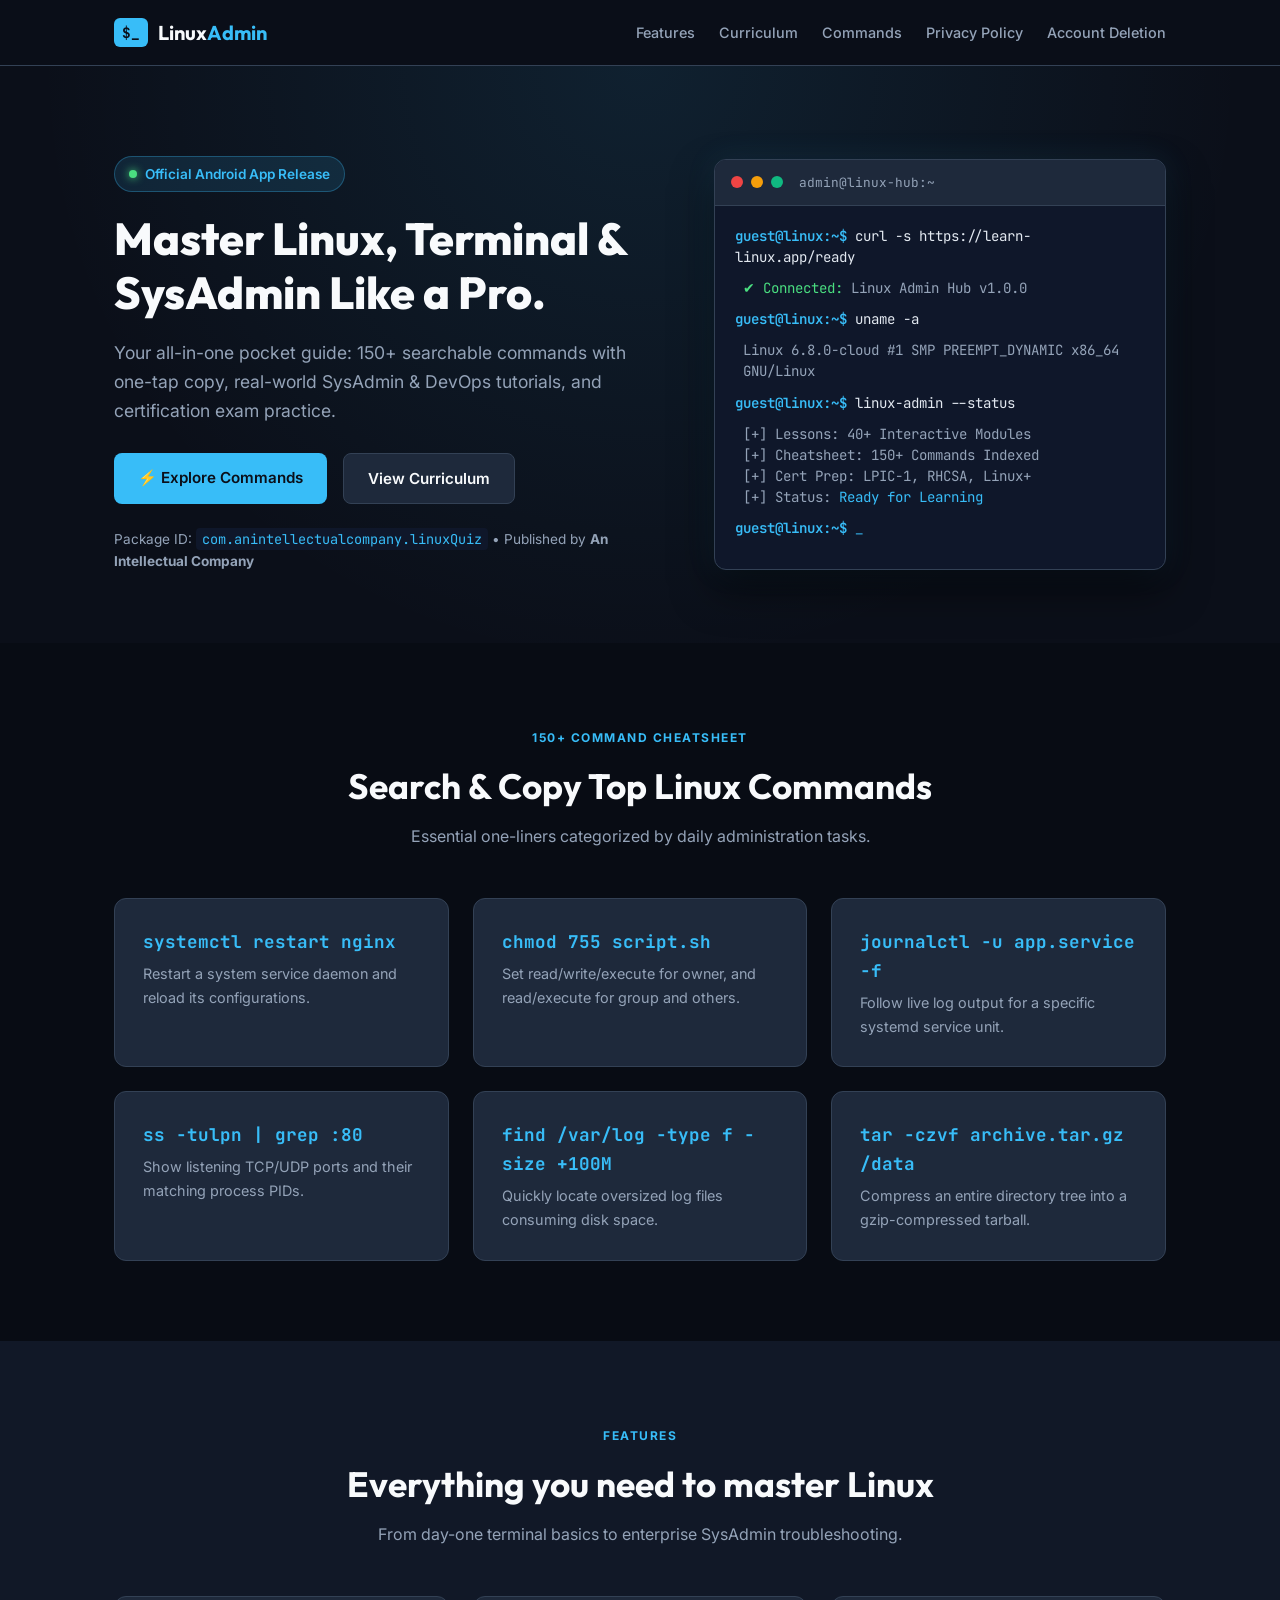
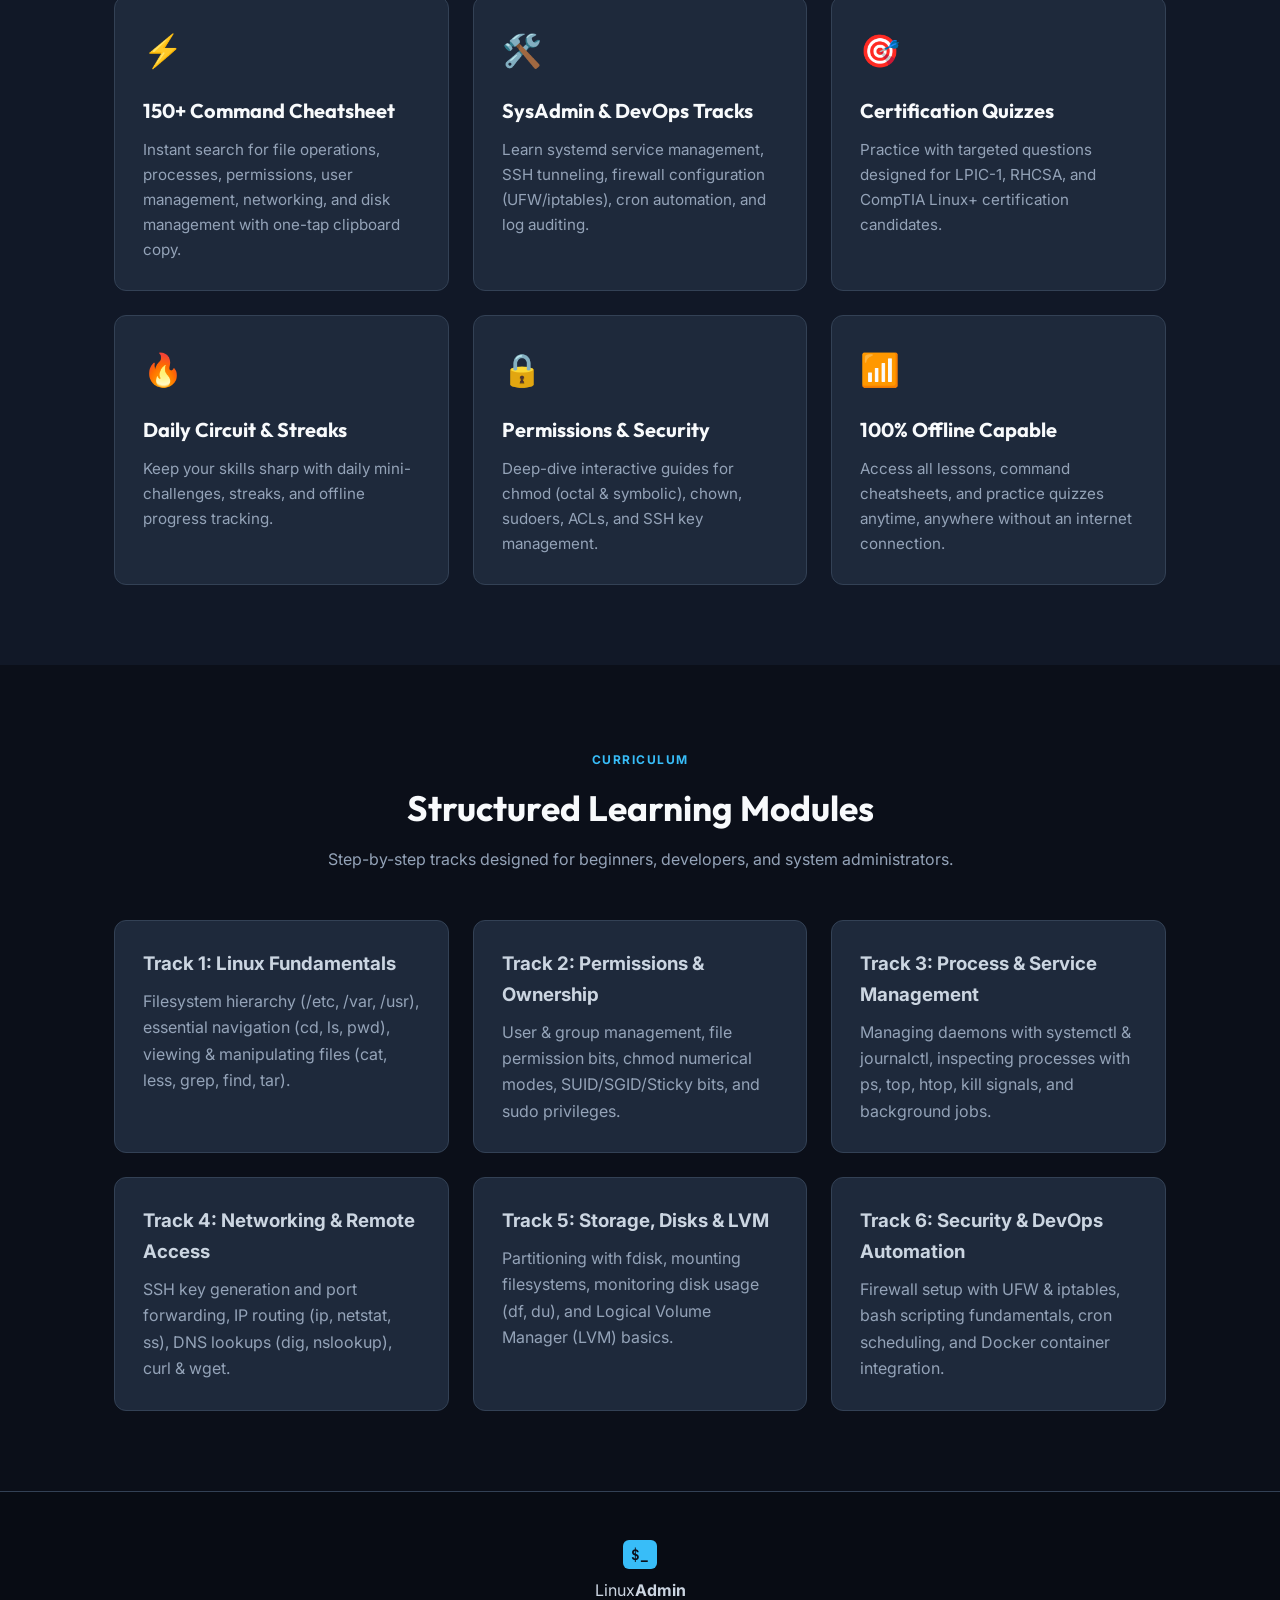
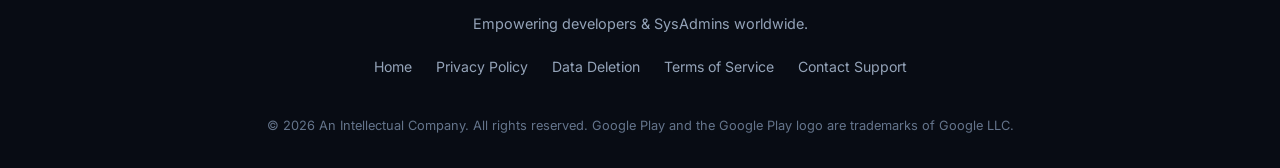
<file: index.html>
﻿<!DOCTYPE html>
<html lang="en" data-theme="dark">
<head>
  <meta charset="UTF-8">
  <meta name="viewport" content="width=device-width, initial-scale=1.0">
  <link rel="icon" type="image/png" href="favicon.png">
  <link rel="apple-touch-icon" href="favicon.png">
  <title>Linux Admin: Learn & Commands | Master Terminal & SysAdmin</title>
  <meta name="description" content="Master Linux commands, terminal cheatsheets, SysAdmin & DevOps guides, and certification exam quizzes with Linux Admin: Learn & Commands.">
  <link rel="preconnect" href="https://fonts.googleapis.com">
  <link rel="preconnect" href="https://fonts.gstatic.com" crossorigin>
  <link href="https://fonts.googleapis.com/css2?family=Inter:wght@300;400;500;600;700;800&family=JetBrains+Mono:wght@400;500;600;700&family=Outfit:wght@600;700;800;900&display=swap" rel="stylesheet">
  <link rel="stylesheet" href="styles.css">
</head>
<body>

  <!-- Navigation -->
  <header class="navbar">
    <div class="nav-container">
      <a href="index.html" class="brand">
        <span class="terminal-icon">$_</span>
        <span>Linux<b>Admin</b></span>
      </a>
      <nav class="nav-links">
        <a href="#features">Features</a>
        <a href="#curriculum">Curriculum</a>
        <a href="#cheatsheet">Commands</a>
        <a href="privacy.html">Privacy Policy</a>
        <a href="delete-account.html">Account Deletion</a>
      </nav>
    </div>
  </header>

  <!-- Hero Section -->
  <section class="hero">
    <div class="container hero-content">
      <div class="hero-text">
        <div class="badge">
          <span class="pulse-dot"></span> Official Android App Release
        </div>
        <h1>Master Linux, Terminal & SysAdmin <span>Like a Pro.</span></h1>
        <p>Your all-in-one pocket guide: 150+ searchable commands with one-tap copy, real-world SysAdmin & DevOps tutorials, and certification exam practice.</p>
        <div class="hero-actions">
          <a href="#cheatsheet" class="btn btn-primary">⚡ Explore Commands</a>
          <a href="#curriculum" class="btn btn-secondary">View Curriculum</a>
        </div>
        <div class="meta-tag">
          Package ID: <code>com.anintellectualcompany.linuxQuiz</code> &bull; Published by <b>An Intellectual Company</b>
        </div>
      </div>
      <div class="hero-terminal">
        <div class="terminal-window">
          <div class="terminal-header">
            <span class="dot red"></span>
            <span class="dot yellow"></span>
            <span class="dot green"></span>
            <span class="terminal-title">admin@linux-hub:~</span>
          </div>
          <div class="terminal-body">
            <p><span class="prompt">guest@linux:~$</span> curl -s https://learn-linux.app/ready</p>
            <p class="term-out"><span class="highlight-green">✔ Connected:</span> Linux Admin Hub v1.0.0</p>
            <p><span class="prompt">guest@linux:~$</span> uname -a</p>
            <p class="term-out">Linux 6.8.0-cloud #1 SMP PREEMPT_DYNAMIC x86_64 GNU/Linux</p>
            <p><span class="prompt">guest@linux:~$</span> linux-admin --status</p>
            <p class="term-out">
              [+] Lessons: 40+ Interactive Modules<br>
              [+] Cheatsheet: 150+ Commands Indexed<br>
              [+] Cert Prep: LPIC-1, RHCSA, Linux+<br>
              [+] Status: <span class="highlight-cyan">Ready for Learning</span>
            </p>
            <p><span class="prompt">guest@linux:~$</span> <span class="cursor">_</span></p>
          </div>
        </div>
      </div>
    </div>
  </section>

  <!-- Cheatsheet Preview Section -->
  <section id="cheatsheet" class="section-padding" style="background: #080c14;">
    <div class="container">
      <div class="section-heading">
        <span class="sub-badge">150+ COMMAND CHEATSHEET</span>
        <h2>Search & Copy Top Linux Commands</h2>
        <p>Essential one-liners categorized by daily administration tasks.</p>
      </div>

      <div class="features-grid">
        <div class="card">
          <div style="font-family: 'JetBrains Mono', monospace; font-size: 1.1rem; color: var(--accent-cyan); font-weight: 700; margin-bottom: 6px;">systemctl restart nginx</div>
          <p style="color: var(--text-muted); font-size: 0.9rem;">Restart a system service daemon and reload its configurations.</p>
        </div>

        <div class="card">
          <div style="font-family: 'JetBrains Mono', monospace; font-size: 1.1rem; color: var(--accent-cyan); font-weight: 700; margin-bottom: 6px;">chmod 755 script.sh</div>
          <p style="color: var(--text-muted); font-size: 0.9rem;">Set read/write/execute for owner, and read/execute for group and others.</p>
        </div>

        <div class="card">
          <div style="font-family: 'JetBrains Mono', monospace; font-size: 1.1rem; color: var(--accent-cyan); font-weight: 700; margin-bottom: 6px;">journalctl -u app.service -f</div>
          <p style="color: var(--text-muted); font-size: 0.9rem;">Follow live log output for a specific systemd service unit.</p>
        </div>

        <div class="card">
          <div style="font-family: 'JetBrains Mono', monospace; font-size: 1.1rem; color: var(--accent-cyan); font-weight: 700; margin-bottom: 6px;">ss -tulpn | grep :80</div>
          <p style="color: var(--text-muted); font-size: 0.9rem;">Show listening TCP/UDP ports and their matching process PIDs.</p>
        </div>

        <div class="card">
          <div style="font-family: 'JetBrains Mono', monospace; font-size: 1.1rem; color: var(--accent-cyan); font-weight: 700; margin-bottom: 6px;">find /var/log -type f -size +100M</div>
          <p style="color: var(--text-muted); font-size: 0.9rem;">Quickly locate oversized log files consuming disk space.</p>
        </div>

        <div class="card">
          <div style="font-family: 'JetBrains Mono', monospace; font-size: 1.1rem; color: var(--accent-cyan); font-weight: 700; margin-bottom: 6px;">tar -czvf archive.tar.gz /data</div>
          <p style="color: var(--text-muted); font-size: 0.9rem;">Compress an entire directory tree into a gzip-compressed tarball.</p>
        </div>
      </div>
    </div>
  </section>

  <!-- Features Grid -->
  <section id="features" class="features section-padding">
    <div class="container">
      <div class="section-heading">
        <span class="sub-badge">FEATURES</span>
        <h2>Everything you need to master Linux</h2>
        <p>From day-one terminal basics to enterprise SysAdmin troubleshooting.</p>
      </div>
      <div class="features-grid">
        <div class="card feature-card">
          <div class="icon">⚡</div>
          <h3>150+ Command Cheatsheet</h3>
          <p>Instant search for file operations, processes, permissions, user management, networking, and disk management with one-tap clipboard copy.</p>
        </div>
        <div class="card feature-card">
          <div class="icon">🛠️</div>
          <h3>SysAdmin & DevOps Tracks</h3>
          <p>Learn systemd service management, SSH tunneling, firewall configuration (UFW/iptables), cron automation, and log auditing.</p>
        </div>
        <div class="card feature-card">
          <div class="icon">🎯</div>
          <h3>Certification Quizzes</h3>
          <p>Practice with targeted questions designed for LPIC-1, RHCSA, and CompTIA Linux+ certification candidates.</p>
        </div>
        <div class="card feature-card">
          <div class="icon">🔥</div>
          <h3>Daily Circuit & Streaks</h3>
          <p>Keep your skills sharp with daily mini-challenges, streaks, and offline progress tracking.</p>
        </div>
        <div class="card feature-card">
          <div class="icon">🔒</div>
          <h3>Permissions & Security</h3>
          <p>Deep-dive interactive guides for chmod (octal & symbolic), chown, sudoers, ACLs, and SSH key management.</p>
        </div>
        <div class="card feature-card">
          <div class="icon">📶</div>
          <h3>100% Offline Capable</h3>
          <p>Access all lessons, command cheatsheets, and practice quizzes anytime, anywhere without an internet connection.</p>
        </div>
      </div>
    </div>
  </section>

  <!-- Curriculum Section -->
  <section id="curriculum" class="section-padding">
    <div class="container">
      <div class="section-heading">
        <span class="sub-badge">CURRICULUM</span>
        <h2>Structured Learning Modules</h2>
        <p>Step-by-step tracks designed for beginners, developers, and system administrators.</p>
      </div>
      <div class="features-grid">
        <div class="card">
          <h3>Track 1: Linux Fundamentals</h3>
          <p style="color: var(--text-muted); margin-top: 8px;">Filesystem hierarchy (/etc, /var, /usr), essential navigation (cd, ls, pwd), viewing & manipulating files (cat, less, grep, find, tar).</p>
        </div>
        <div class="card">
          <h3>Track 2: Permissions & Ownership</h3>
          <p style="color: var(--text-muted); margin-top: 8px;">User & group management, file permission bits, chmod numerical modes, SUID/SGID/Sticky bits, and sudo privileges.</p>
        </div>
        <div class="card">
          <h3>Track 3: Process & Service Management</h3>
          <p style="color: var(--text-muted); margin-top: 8px;">Managing daemons with systemctl & journalctl, inspecting processes with ps, top, htop, kill signals, and background jobs.</p>
        </div>
        <div class="card">
          <h3>Track 4: Networking & Remote Access</h3>
          <p style="color: var(--text-muted); margin-top: 8px;">SSH key generation and port forwarding, IP routing (ip, netstat, ss), DNS lookups (dig, nslookup), curl & wget.</p>
        </div>
        <div class="card">
          <h3>Track 5: Storage, Disks & LVM</h3>
          <p style="color: var(--text-muted); margin-top: 8px;">Partitioning with fdisk, mounting filesystems, monitoring disk usage (df, du), and Logical Volume Manager (LVM) basics.</p>
        </div>
        <div class="card">
          <h3>Track 6: Security & DevOps Automation</h3>
          <p style="color: var(--text-muted); margin-top: 8px;">Firewall setup with UFW & iptables, bash scripting fundamentals, cron scheduling, and Docker container integration.</p>
        </div>
      </div>
    </div>
  </section>

  <!-- Footer -->
  <footer class="footer">
    <div class="container footer-content">
      <div class="footer-brand">
        <span class="terminal-icon">$_</span>
        <span>Linux<b>Admin</b></span>
        <p class="footer-desc">Empowering developers & SysAdmins worldwide.</p>
      </div>
      <div class="footer-links">
        <a href="index.html">Home</a>
        <a href="privacy.html">Privacy Policy</a>
        <a href="delete-account.html">Data Deletion</a>
        <a href="terms.html">Terms of Service</a>
        <a href="mailto:anintellectualcompany.contact@gmail.com">Contact Support</a>
      </div>
      <div class="footer-bottom">
        &copy; 2026 An Intellectual Company. All rights reserved. Google Play and the Google Play logo are trademarks of Google LLC.
      </div>
    </div>
  </footer>

</body>
</html>
</file>
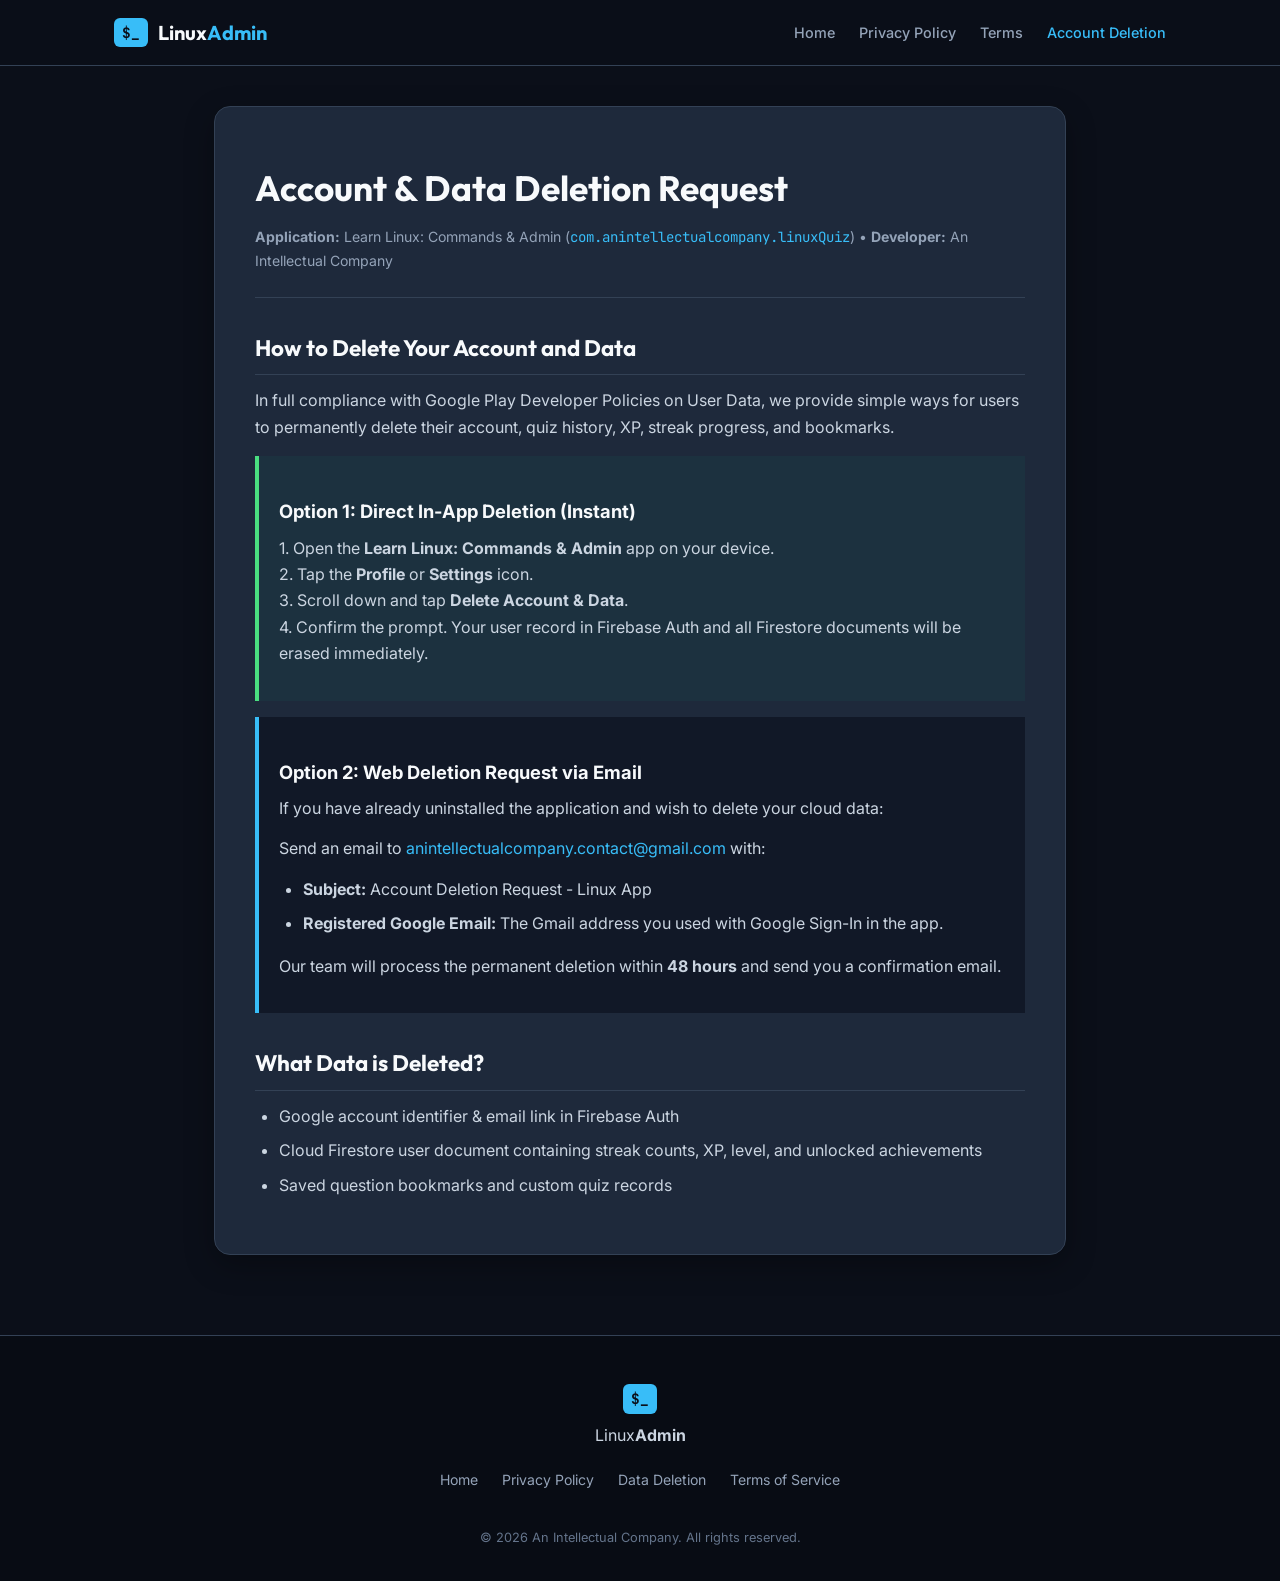
<file: delete-account.html>
﻿<!DOCTYPE html>
<html lang="en" data-theme="dark">
<head>
  <meta charset="UTF-8">
  <meta name="viewport" content="width=device-width, initial-scale=1.0">
  <link rel="icon" type="image/png" href="favicon.png">
  <link rel="apple-touch-icon" href="favicon.png">
  <title>Account & Data Deletion - Learn Linux: Commands & Admin</title>
  <meta name="description" content="Request deletion of your Learn Linux user account and associated personal data.">
  <meta name="author" content="An Intellectual Company">
  <link rel="preconnect" href="https://fonts.googleapis.com">
  <link rel="preconnect" href="https://fonts.gstatic.com" crossorigin>
  <link href="https://fonts.googleapis.com/css2?family=Inter:wght@300;400;500;600;700;800&family=JetBrains+Mono:wght@400;500;600;700&family=Outfit:wght@600;700;800&display=swap" rel="stylesheet">
  <link rel="stylesheet" href="styles.css">
</head>
<body>

  <!-- Navigation -->
  <header class="navbar">
    <div class="nav-container">
      <a href="index.html" class="brand">
        <span class="terminal-icon">$_</span>
        <span>Linux<b>Admin</b></span>
      </a>
      <nav class="nav-links">
        <a href="index.html">Home</a>
        <a href="privacy.html">Privacy Policy</a>
        <a href="terms.html">Terms</a>
        <a href="delete-account.html" class="active">Account Deletion</a>
      </nav>
    </div>
  </header>

  <div class="policy-container">
    <div class="policy-box">
      <div class="policy-header">
        <h1>Account & Data Deletion Request</h1>
        <div class="policy-meta">
          <span><strong>Application:</strong> Learn Linux: Commands & Admin (<code>com.anintellectualcompany.linuxQuiz</code>)</span> &bull; 
          <span><strong>Developer:</strong> An Intellectual Company</span>
        </div>
      </div>

      <div class="policy-content">
        <h2>How to Delete Your Account and Data</h2>
        <p>In full compliance with Google Play Developer Policies on User Data, we provide simple ways for users to permanently delete their account, quiz history, XP, streak progress, and bookmarks.</p>

        <div class="inner-card highlight-box">
          <h3>Option 1: Direct In-App Deletion (Instant)</h3>
          <p>1. Open the <strong>Learn Linux: Commands & Admin</strong> app on your device.<br>
          2. Tap the <strong>Profile</strong> or <strong>Settings</strong> icon.<br>
          3. Scroll down and tap <strong>Delete Account & Data</strong>.<br>
          4. Confirm the prompt. Your user record in Firebase Auth and all Firestore documents will be erased immediately.</p>
        </div>

        <div class="inner-card">
          <h3>Option 2: Web Deletion Request via Email</h3>
          <p>If you have already uninstalled the application and wish to delete your cloud data:</p>
          <p>Send an email to <a href="mailto:anintellectualcompany.contact@gmail.com?subject=Account%20Deletion%20Request%20-%20Linux%20App">anintellectualcompany.contact@gmail.com</a> with:</p>
          <ul>
            <li><strong>Subject:</strong> Account Deletion Request - Linux App</li>
            <li><strong>Registered Google Email:</strong> The Gmail address you used with Google Sign-In in the app.</li>
          </ul>
          <p>Our team will process the permanent deletion within <strong>48 hours</strong> and send you a confirmation email.</p>
        </div>

        <h2>What Data is Deleted?</h2>
        <ul>
          <li>Google account identifier & email link in Firebase Auth</li>
          <li>Cloud Firestore user document containing streak counts, XP, level, and unlocked achievements</li>
          <li>Saved question bookmarks and custom quiz records</li>
        </ul>
      </div>
    </div>
  </div>

  <!-- Footer -->
  <footer class="footer">
    <div class="container footer-content">
      <div class="footer-brand">
        <span class="terminal-icon">$_</span>
        <span>Linux<b>Admin</b></span>
      </div>
      <div class="footer-links">
        <a href="index.html">Home</a>
        <a href="privacy.html">Privacy Policy</a>
        <a href="delete-account.html">Data Deletion</a>
        <a href="terms.html">Terms of Service</a>
      </div>
      <div class="footer-bottom">
        &copy; 2026 An Intellectual Company. All rights reserved.
      </div>
    </div>
  </footer>

</body>
</html>
</file>
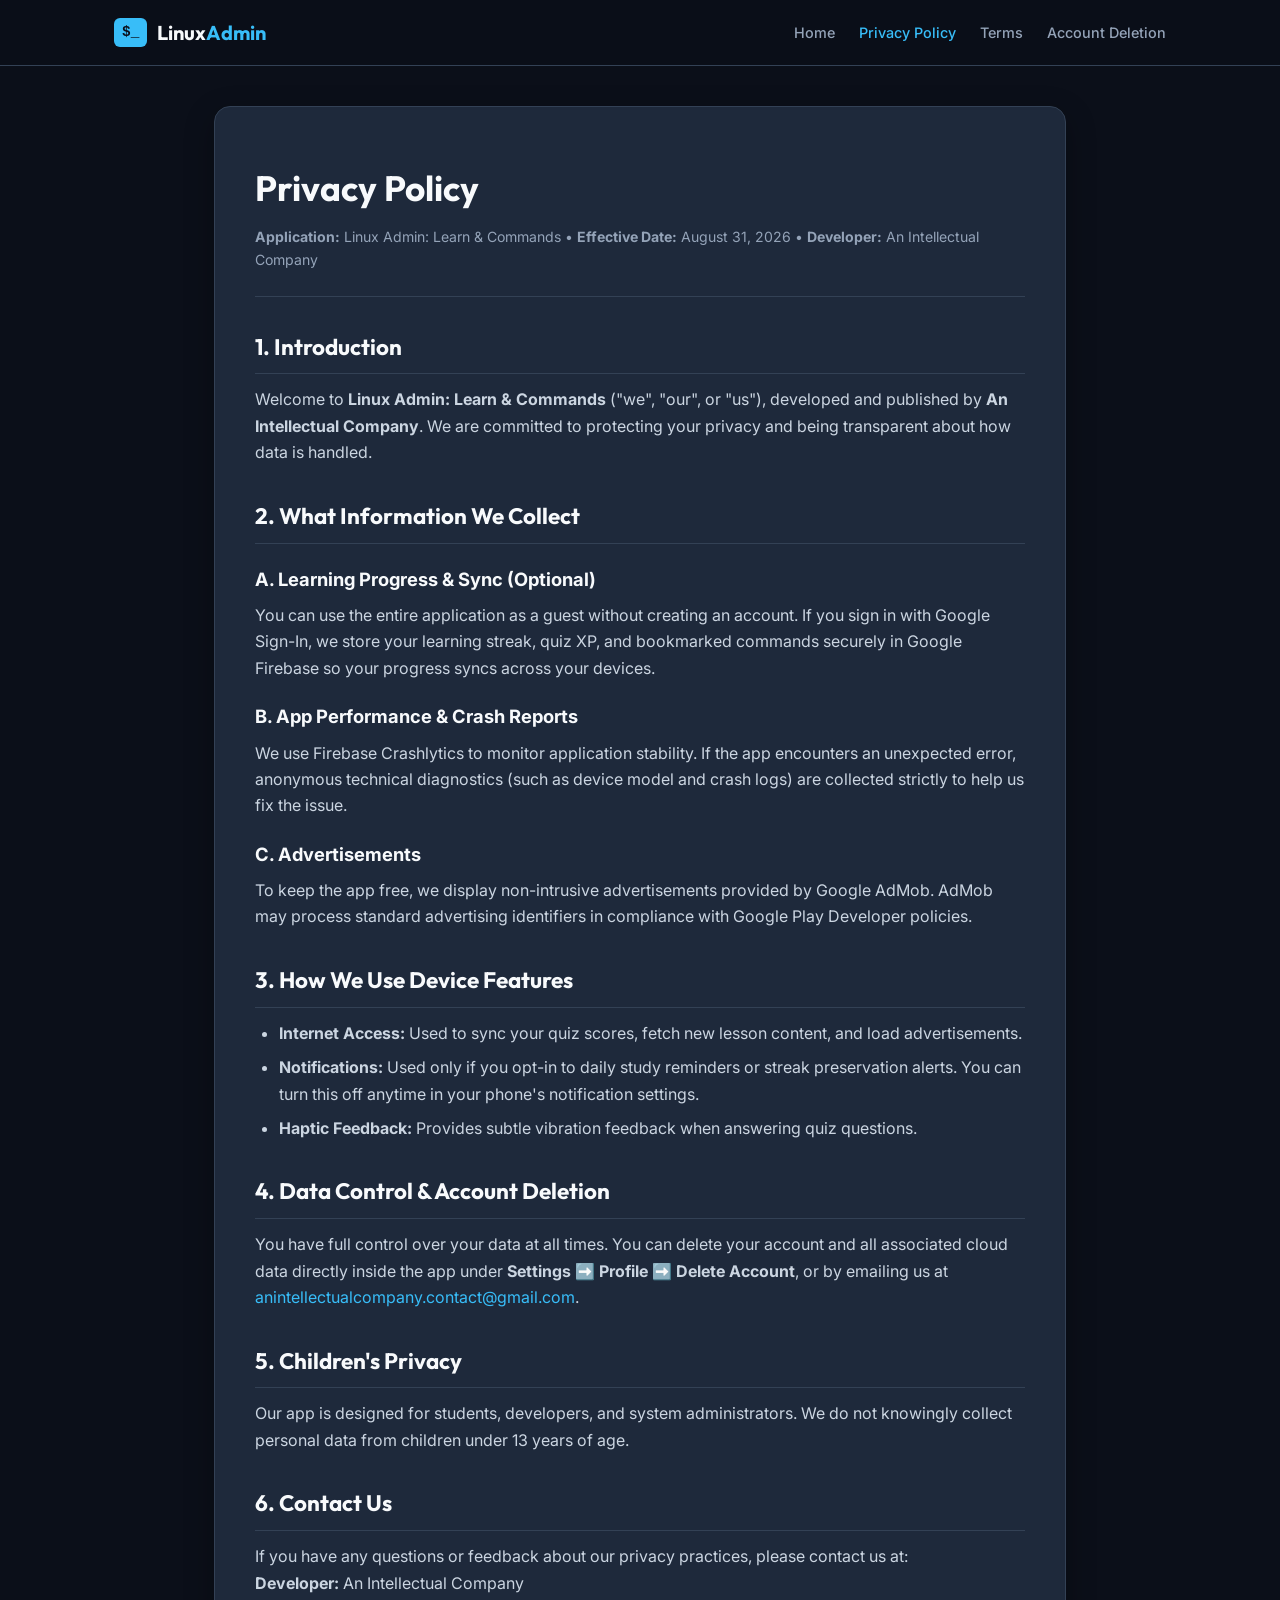
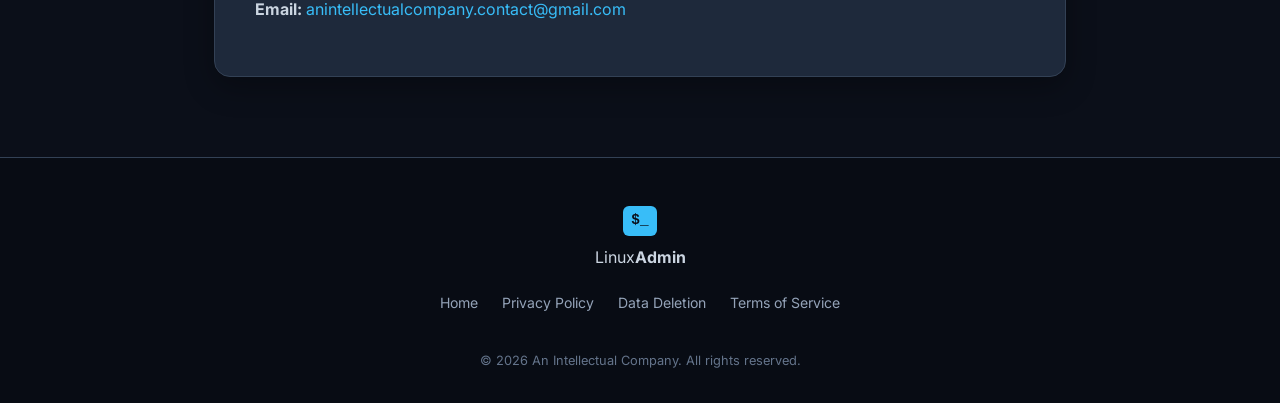
<file: privacy.html>
﻿<!DOCTYPE html>
<html lang="en" data-theme="dark">
<head>
  <meta charset="UTF-8">
  <meta name="viewport" content="width=device-width, initial-scale=1.0">
  <title>Privacy Policy - Linux Admin: Learn & Commands</title>
  <link rel="icon" type="image/png" href="favicon.png">
  <link rel="apple-touch-icon" href="favicon.png">
  <link rel="preconnect" href="https://fonts.googleapis.com">
  <link rel="preconnect" href="https://fonts.gstatic.com" crossorigin>
  <link href="https://fonts.googleapis.com/css2?family=Inter:wght@300;400;500;600;700;800&family=Outfit:wght@600;700;800&display=swap" rel="stylesheet">
  <link rel="stylesheet" href="styles.css">
</head>
<body>

  <!-- Navigation -->
  <header class="navbar">
    <div class="nav-container">
      <a href="index.html" class="brand">
        <span class="terminal-icon">$_</span>
        <span>Linux<b>Admin</b></span>
      </a>
      <nav class="nav-links">
        <a href="index.html">Home</a>
        <a href="privacy.html" class="active">Privacy Policy</a>
        <a href="terms.html">Terms</a>
        <a href="delete-account.html">Account Deletion</a>
      </nav>
    </div>
  </header>

  <div class="policy-container">
    <div class="policy-box">
      <div class="policy-header">
        <h1>Privacy Policy</h1>
        <div class="policy-meta">
          <span><strong>Application:</strong> Linux Admin: Learn & Commands</span> &bull; 
          <span><strong>Effective Date:</strong> August 31, 2026</span> &bull; 
          <span><strong>Developer:</strong> An Intellectual Company</span>
        </div>
      </div>

      <div class="policy-content">
        <h2>1. Introduction</h2>
        <p>Welcome to <strong>Linux Admin: Learn & Commands</strong> ("we", "our", or "us"), developed and published by <strong>An Intellectual Company</strong>. We are committed to protecting your privacy and being transparent about how data is handled.</p>

        <h2>2. What Information We Collect</h2>
        
        <h3>A. Learning Progress & Sync (Optional)</h3>
        <p>You can use the entire application as a guest without creating an account. If you sign in with Google Sign-In, we store your learning streak, quiz XP, and bookmarked commands securely in Google Firebase so your progress syncs across your devices.</p>

        <h3>B. App Performance & Crash Reports</h3>
        <p>We use Firebase Crashlytics to monitor application stability. If the app encounters an unexpected error, anonymous technical diagnostics (such as device model and crash logs) are collected strictly to help us fix the issue.</p>

        <h3>C. Advertisements</h3>
        <p>To keep the app free, we display non-intrusive advertisements provided by Google AdMob. AdMob may process standard advertising identifiers in compliance with Google Play Developer policies.</p>

        <h2>3. How We Use Device Features</h2>
        <ul>
          <li><strong>Internet Access:</strong> Used to sync your quiz scores, fetch new lesson content, and load advertisements.</li>
          <li><strong>Notifications:</strong> Used only if you opt-in to daily study reminders or streak preservation alerts. You can turn this off anytime in your phone's notification settings.</li>
          <li><strong>Haptic Feedback:</strong> Provides subtle vibration feedback when answering quiz questions.</li>
        </ul>

        <h2>4. Data Control & Account Deletion</h2>
        <p>You have full control over your data at all times. You can delete your account and all associated cloud data directly inside the app under <strong>Settings ➡️ Profile ➡️ Delete Account</strong>, or by emailing us at <a href="mailto:anintellectualcompany.contact@gmail.com">anintellectualcompany.contact@gmail.com</a>.</p>

        <h2>5. Children's Privacy</h2>
        <p>Our app is designed for students, developers, and system administrators. We do not knowingly collect personal data from children under 13 years of age.</p>

        <h2>6. Contact Us</h2>
        <p>If you have any questions or feedback about our privacy practices, please contact us at:<br>
        <strong>Developer:</strong> An Intellectual Company<br>
        <strong>Email:</strong> <a href="mailto:anintellectualcompany.contact@gmail.com">anintellectualcompany.contact@gmail.com</a></p>
      </div>
    </div>
  </div>

  <!-- Footer -->
  <footer class="footer">
    <div class="container footer-content">
      <div class="footer-brand">
        <span class="terminal-icon">$_</span>
        <span>Linux<b>Admin</b></span>
      </div>
      <div class="footer-links">
        <a href="index.html">Home</a>
        <a href="privacy.html">Privacy Policy</a>
        <a href="delete-account.html">Data Deletion</a>
        <a href="terms.html">Terms of Service</a>
      </div>
      <div class="footer-bottom">
        &copy; 2026 An Intellectual Company. All rights reserved.
      </div>
    </div>
  </footer>

</body>
</html>
</file>
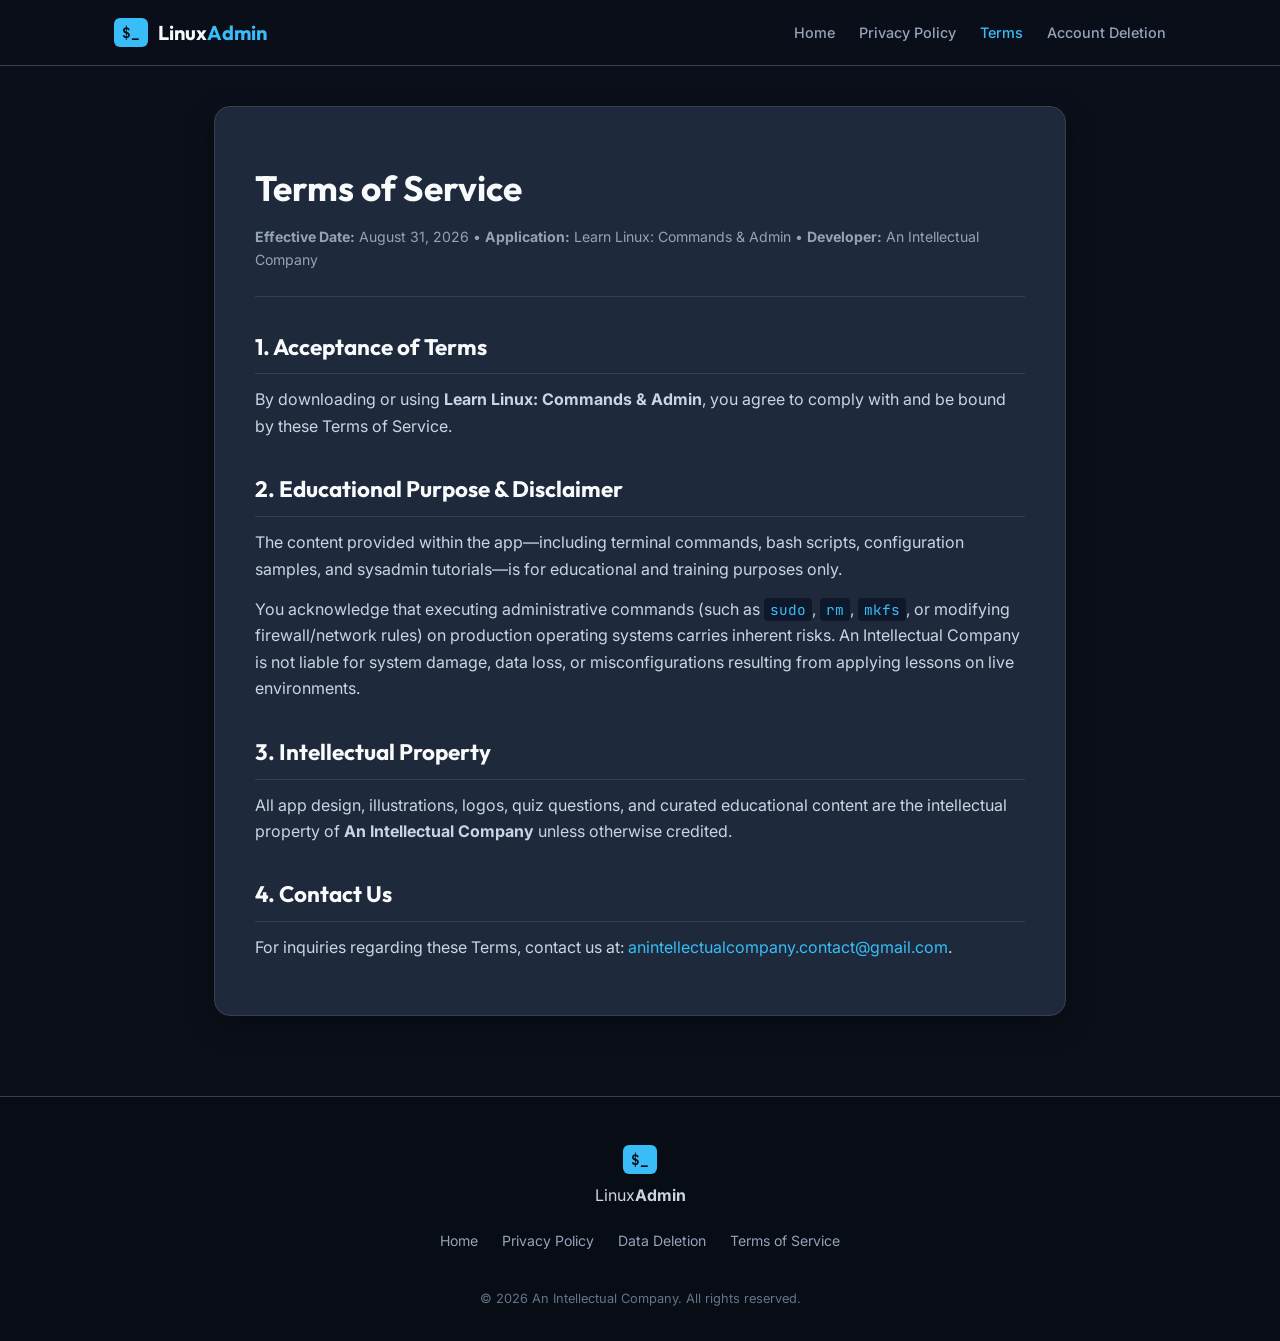
<file: terms.html>
﻿<!DOCTYPE html>
<html lang="en" data-theme="dark">
<head>
  <meta charset="UTF-8">
  <meta name="viewport" content="width=device-width, initial-scale=1.0">
  <link rel="icon" type="image/png" href="favicon.png">
  <link rel="apple-touch-icon" href="favicon.png">
  <title>Terms of Service - Learn Linux: Commands & Admin</title>
  <meta name="description" content="Terms of Service for Learn Linux: Commands & Admin Android application.">
  <meta name="author" content="An Intellectual Company">
  <link rel="preconnect" href="https://fonts.googleapis.com">
  <link rel="preconnect" href="https://fonts.gstatic.com" crossorigin>
  <link href="https://fonts.googleapis.com/css2?family=Inter:wght@300;400;500;600;700;800&family=JetBrains+Mono:wght@400;500;600;700&family=Outfit:wght@600;700;800&display=swap" rel="stylesheet">
  <link rel="stylesheet" href="styles.css">
</head>
<body>

  <!-- Navigation -->
  <header class="navbar">
    <div class="nav-container">
      <a href="index.html" class="brand">
        <span class="terminal-icon">$_</span>
        <span>Linux<b>Admin</b></span>
      </a>
      <nav class="nav-links">
        <a href="index.html">Home</a>
        <a href="privacy.html">Privacy Policy</a>
        <a href="terms.html" class="active">Terms</a>
        <a href="delete-account.html">Account Deletion</a>
      </nav>
    </div>
  </header>

  <div class="policy-container">
    <div class="policy-box">
      <div class="policy-header">
        <h1>Terms of Service</h1>
        <div class="policy-meta">
          <span><strong>Effective Date:</strong> August 31, 2026</span> &bull; 
          <span><strong>Application:</strong> Learn Linux: Commands & Admin</span> &bull; 
          <span><strong>Developer:</strong> An Intellectual Company</span>
        </div>
      </div>

      <div class="policy-content">
        <h2>1. Acceptance of Terms</h2>
        <p>By downloading or using <strong>Learn Linux: Commands & Admin</strong>, you agree to comply with and be bound by these Terms of Service.</p>

        <h2>2. Educational Purpose & Disclaimer</h2>
        <p>The content provided within the app—including terminal commands, bash scripts, configuration samples, and sysadmin tutorials—is for educational and training purposes only.</p>
        <p>You acknowledge that executing administrative commands (such as <code>sudo</code>, <code>rm</code>, <code>mkfs</code>, or modifying firewall/network rules) on production operating systems carries inherent risks. An Intellectual Company is not liable for system damage, data loss, or misconfigurations resulting from applying lessons on live environments.</p>

        <h2>3. Intellectual Property</h2>
        <p>All app design, illustrations, logos, quiz questions, and curated educational content are the intellectual property of <strong>An Intellectual Company</strong> unless otherwise credited.</p>

        <h2>4. Contact Us</h2>
        <p>For inquiries regarding these Terms, contact us at: <a href="mailto:anintellectualcompany.contact@gmail.com">anintellectualcompany.contact@gmail.com</a>.</p>
      </div>
    </div>
  </div>

  <!-- Footer -->
  <footer class="footer">
    <div class="container footer-content">
      <div class="footer-brand">
        <span class="terminal-icon">$_</span>
        <span>Linux<b>Admin</b></span>
      </div>
      <div class="footer-links">
        <a href="index.html">Home</a>
        <a href="privacy.html">Privacy Policy</a>
        <a href="delete-account.html">Data Deletion</a>
        <a href="terms.html">Terms of Service</a>
      </div>
      <div class="footer-bottom">
        &copy; 2026 An Intellectual Company. All rights reserved.
      </div>
    </div>
  </footer>

</body>
</html>
</file>
<file: styles.css>
﻿:root {
  --bg: #0b0f19;
  --bg-alt: #111827;
  --card-bg: #1e293b;
  --card-hover: #24344d;
  --border: #334155;
  --text: #cbd5e1;
  --text-muted: #94a3b8;
  --heading: #f8fafc;
  --accent-cyan: #38bdf8;
  --accent-green: #4ade80;
  --accent-purple: #818cf8;
  --code-bg: #0f172a;
}

* {
  box-sizing: border-box;
  margin: 0;
  padding: 0;
}

body {
  font-family: 'Inter', -apple-system, BlinkMacSystemFont, sans-serif;
  background-color: var(--bg);
  color: var(--text);
  line-height: 1.65;
  overflow-x: hidden;
}

.container {
  max-width: 1100px;
  margin: 0 auto;
  padding: 0 24px;
}

.section-padding {
  padding: 80px 0;
}

/* Navbar */
.navbar {
  position: sticky;
  top: 0;
  z-index: 100;
  background: rgba(11, 15, 25, 0.85);
  backdrop-filter: blur(12px);
  border-bottom: 1px solid var(--border);
  padding: 16px 0;
}

.nav-container {
  max-width: 1100px;
  margin: 0 auto;
  padding: 0 24px;
  display: flex;
  justify-content: space-between;
  align-items: center;
}

.brand {
  display: flex;
  align-items: center;
  gap: 10px;
  text-decoration: none;
  color: var(--heading);
  font-size: 1.25rem;
  font-weight: 700;
  font-family: 'Outfit', sans-serif;
}

.terminal-icon {
  font-family: 'JetBrains Mono', monospace;
  background: var(--accent-cyan);
  color: #0b0f19;
  padding: 3px 8px;
  border-radius: 6px;
  font-size: 0.9rem;
  font-weight: 700;
}

.brand b {
  color: var(--accent-cyan);
}

.nav-links {
  display: flex;
  gap: 24px;
}

.nav-links a {
  color: var(--text-muted);
  text-decoration: none;
  font-size: 0.9rem;
  font-weight: 500;
  transition: color 0.2s;
}

.nav-links a:hover, .nav-links a.active {
  color: var(--accent-cyan);
}

/* Hero */
.hero {
  padding: 90px 0 70px;
  background: radial-gradient(circle at top center, rgba(56, 189, 248, 0.1) 0%, transparent 70%);
}

.hero-content {
  display: grid;
  grid-template-columns: 1.1fr 0.9fr;
  gap: 48px;
  align-items: center;
}

.badge {
  display: inline-flex;
  align-items: center;
  gap: 8px;
  background: rgba(56, 189, 248, 0.12);
  border: 1px solid rgba(56, 189, 248, 0.3);
  color: var(--accent-cyan);
  padding: 6px 14px;
  border-radius: 999px;
  font-size: 0.85rem;
  font-weight: 600;
  margin-bottom: 20px;
}

.badge.green {
  background: rgba(74, 222, 128, 0.12);
  border-color: rgba(74, 222, 128, 0.3);
  color: var(--accent-green);
}

.pulse-dot {
  width: 8px;
  height: 8px;
  background: var(--accent-green);
  border-radius: 50%;
  box-shadow: 0 0 8px var(--accent-green);
}

.hero-text h1 {
  font-family: 'Outfit', sans-serif;
  font-size: 2.8rem;
  line-height: 1.2;
  color: var(--heading);
  margin-bottom: 18px;
  font-weight: 800;
}

.hero-text p {
  font-size: 1.1rem;
  color: var(--text-muted);
  margin-bottom: 28px;
}

.hero-actions {
  display: flex;
  gap: 16px;
  margin-bottom: 24px;
}

.btn {
  padding: 12px 24px;
  border-radius: 8px;
  font-weight: 600;
  font-size: 0.95rem;
  text-decoration: none;
  display: inline-block;
  transition: all 0.2s;
}

.btn-primary {
  background: var(--accent-cyan);
  color: #0b0f19;
}

.btn-primary:hover {
  background: #7dd3fc;
  transform: translateY(-2px);
}

.btn-secondary {
  background: var(--card-bg);
  color: var(--heading);
  border: 1px solid var(--border);
}

.btn-secondary:hover {
  background: var(--card-hover);
  border-color: var(--accent-cyan);
}

.meta-tag {
  font-size: 0.85rem;
  color: var(--text-muted);
}

.meta-tag code {
  font-family: 'JetBrains Mono', monospace;
  background: var(--code-bg);
  padding: 2px 6px;
  border-radius: 4px;
  color: var(--accent-cyan);
}

/* Terminal Mockup */
.terminal-window {
  background: #0f172a;
  border: 1px solid var(--border);
  border-radius: 12px;
  overflow: hidden;
  box-shadow: 0 20px 40px rgba(0, 0, 0, 0.5), 0 0 30px rgba(56, 189, 248, 0.1);
}

.terminal-header {
  background: #1e293b;
  padding: 12px 16px;
  display: flex;
  align-items: center;
  gap: 8px;
  border-bottom: 1px solid var(--border);
}

.dot {
  width: 12px;
  height: 12px;
  border-radius: 50%;
}
.dot.red { background: #ef4444; }
.dot.yellow { background: #f59e0b; }
.dot.green { background: #10b981; }

.terminal-title {
  font-family: 'JetBrains Mono', monospace;
  font-size: 0.8rem;
  color: var(--text-muted);
  margin-left: 8px;
}

.terminal-body {
  padding: 20px;
  font-family: 'JetBrains Mono', monospace;
  font-size: 0.88rem;
  color: #e2e8f0;
}

.terminal-body p {
  margin-bottom: 10px;
  line-height: 1.5;
}

.prompt {
  color: var(--accent-cyan);
  font-weight: 600;
}

.term-out {
  color: var(--text-muted);
  padding-left: 8px;
}

.highlight-green { color: var(--accent-green); }
.highlight-cyan { color: var(--accent-cyan); }
.cursor { animation: blink 1s infinite; color: var(--accent-cyan); }

@keyframes blink { 0%, 100% { opacity: 1; } 50% { opacity: 0; } }

/* Features */
.features {
  background: var(--bg-alt);
}

.section-heading {
  text-align: center;
  margin-bottom: 48px;
}

.sub-badge {
  font-size: 0.75rem;
  font-weight: 700;
  letter-spacing: 1.5px;
  color: var(--accent-cyan);
}

.section-heading h2 {
  font-family: 'Outfit', sans-serif;
  font-size: 2.2rem;
  color: var(--heading);
  margin: 8px 0;
}

.section-heading p {
  color: var(--text-muted);
  font-size: 1rem;
}

.features-grid {
  display: grid;
  grid-template-columns: repeat(auto-fit, minmax(320px, 1fr));
  gap: 24px;
}

.card {
  background: var(--card-bg);
  border: 1px solid var(--border);
  border-radius: 12px;
  padding: 28px;
  transition: all 0.2s ease;
}

.feature-card:hover {
  transform: translateY(-4px);
  border-color: var(--accent-cyan);
  box-shadow: 0 10px 25px rgba(0, 0, 0, 0.3);
}

.feature-card .icon {
  font-size: 2rem;
  margin-bottom: 16px;
}

.feature-card h3 {
  font-family: 'Outfit', sans-serif;
  color: var(--heading);
  font-size: 1.25rem;
  margin-bottom: 10px;
}

.feature-card p {
  color: var(--text-muted);
  font-size: 0.95rem;
}

/* Document & Policy Styles */
.policy-container {
  max-width: 900px;
  margin: 40px auto 80px;
  padding: 0 24px;
}

.policy-box {
  background: var(--card-bg);
  border: 1px solid var(--border);
  border-radius: 16px;
  padding: 40px;
  box-shadow: 0 10px 30px rgba(0, 0, 0, 0.3);
}

.policy-header {
  border-bottom: 1px solid var(--border);
  padding-bottom: 24px;
  margin-bottom: 32px;
}

.policy-header h1 {
  font-family: 'Outfit', sans-serif;
  color: var(--heading);
  font-size: 2.2rem;
  margin: 12px 0 8px;
}

.policy-meta {
  font-size: 0.88rem;
  color: var(--text-muted);
}

.policy-meta code {
  font-family: 'JetBrains Mono', monospace;
  color: var(--accent-cyan);
}

.policy-content h2 {
  font-family: 'Outfit', sans-serif;
  color: var(--heading);
  font-size: 1.4rem;
  margin: 32px 0 12px;
  border-bottom: 1px solid var(--border);
  padding-bottom: 8px;
}

.policy-content h3 {
  color: var(--heading);
  font-size: 1.15rem;
  margin: 20px 0 8px;
}

.policy-content p {
  color: var(--text);
  margin-bottom: 14px;
}

.inner-card {
  background: #111827;
  padding: 20px;
  margin: 16px 0;
  border-left: 4px solid var(--accent-cyan);
}

.inner-card.highlight-box {
  border-left-color: var(--accent-green);
  background: rgba(16, 185, 129, 0.05);
}

.inner-card h4 {
  color: var(--heading);
  margin-bottom: 8px;
  font-size: 1.05rem;
}

.policy-content ul {
  padding-left: 24px;
  margin-bottom: 16px;
}

.policy-content li {
  margin-bottom: 8px;
  color: var(--text);
}

.policy-content code {
  font-family: 'JetBrains Mono', monospace;
  background: var(--code-bg);
  padding: 2px 6px;
  border-radius: 4px;
  color: var(--accent-cyan);
  font-size: 0.9em;
}

.policy-content a {
  color: var(--accent-cyan);
  text-decoration: none;
}

.policy-content a:hover {
  text-decoration: underline;
}

/* Footer */
.footer {
  background: #080c14;
  border-top: 1px solid var(--border);
  padding: 48px 0 32px;
}

.footer-content {
  display: flex;
  flex-direction: column;
  align-items: center;
  text-align: center;
  gap: 20px;
}

.footer-brand {
  display: flex;
  flex-direction: column;
  align-items: center;
  gap: 8px;
}

.footer-desc {
  font-size: 0.9rem;
  color: var(--text-muted);
}

.footer-links {
  display: flex;
  gap: 24px;
  flex-wrap: wrap;
  justify-content: center;
}

.footer-links a {
  color: var(--text-muted);
  text-decoration: none;
  font-size: 0.88rem;
}

.footer-links a:hover {
  color: var(--accent-cyan);
}

.footer-bottom {
  font-size: 0.8rem;
  color: #64748b;
  margin-top: 16px;
}

@media (max-width: 768px) {
  .hero-content {
    grid-template-columns: 1fr;
  }
  .hero-text h1 {
    font-size: 2.1rem;
  }
  .nav-links {
    display: none;
  }
  .policy-box {
    padding: 24px;
  }
}
</file>
